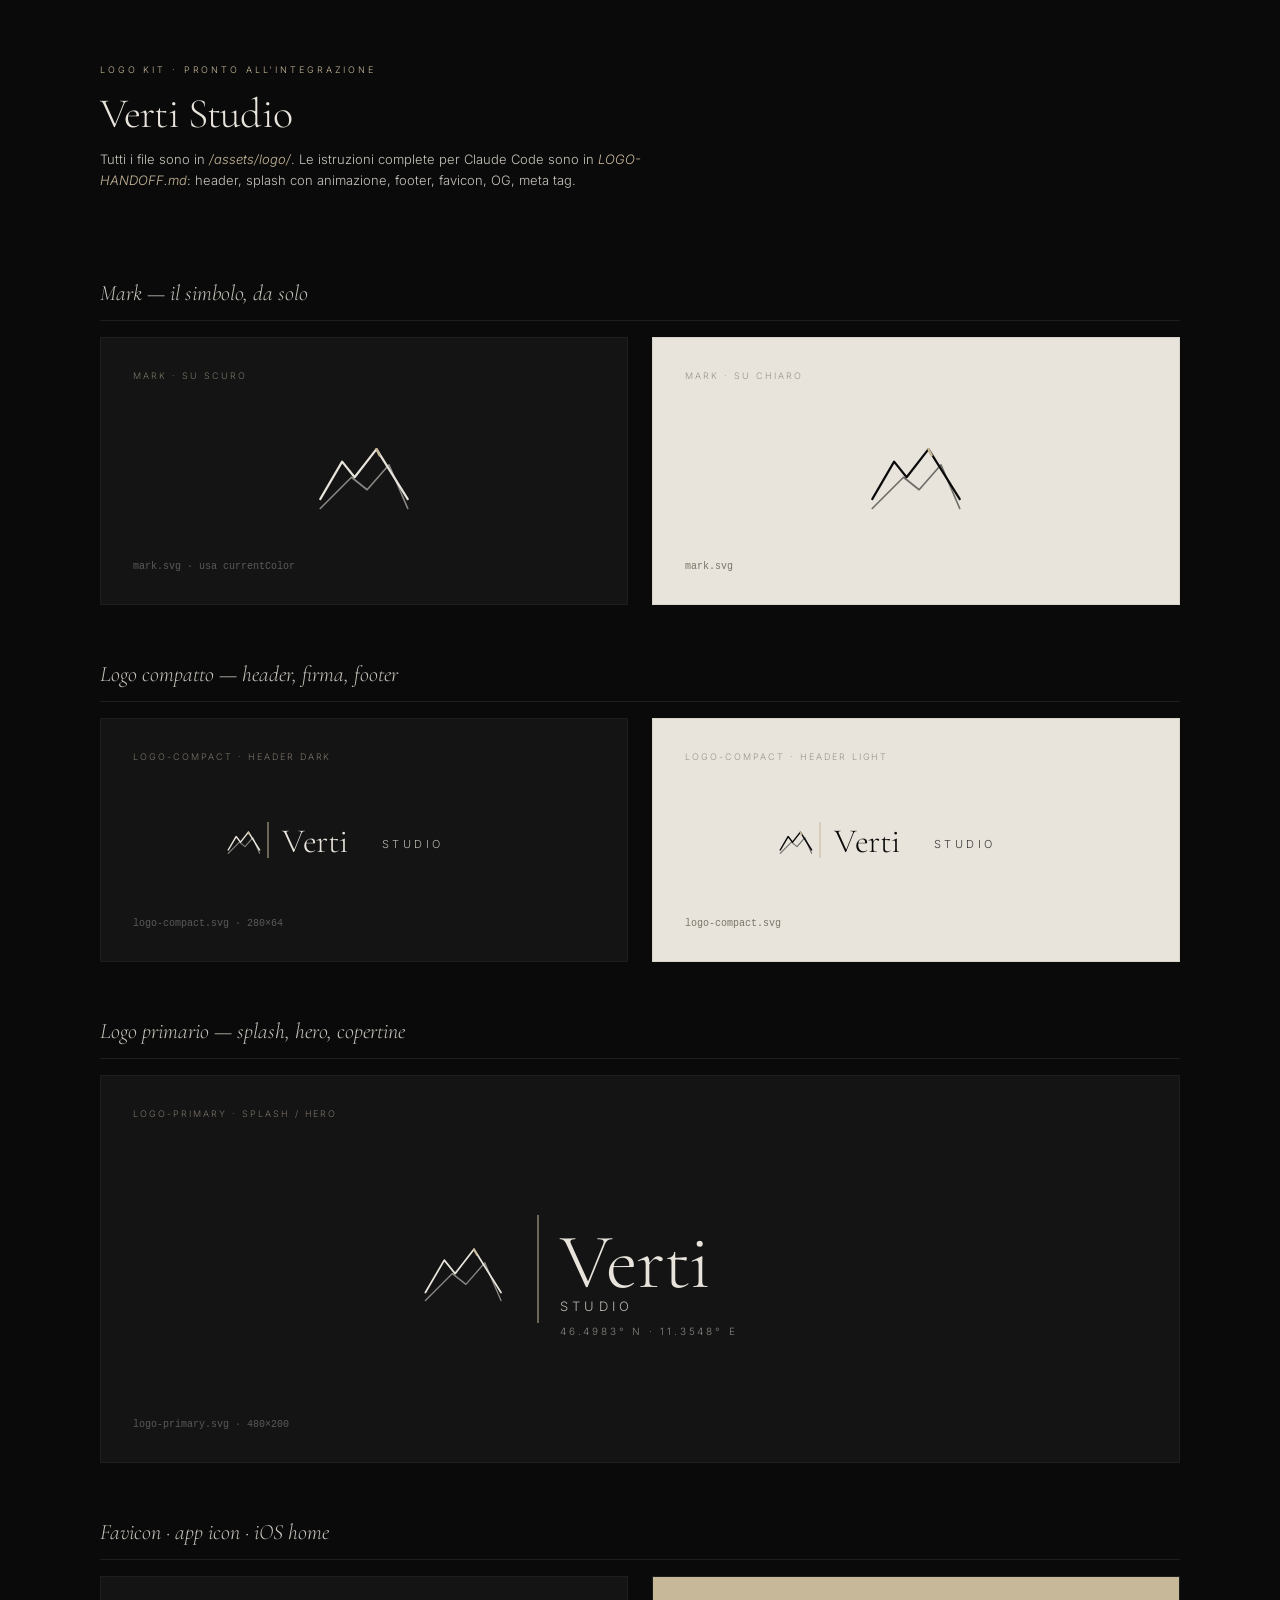
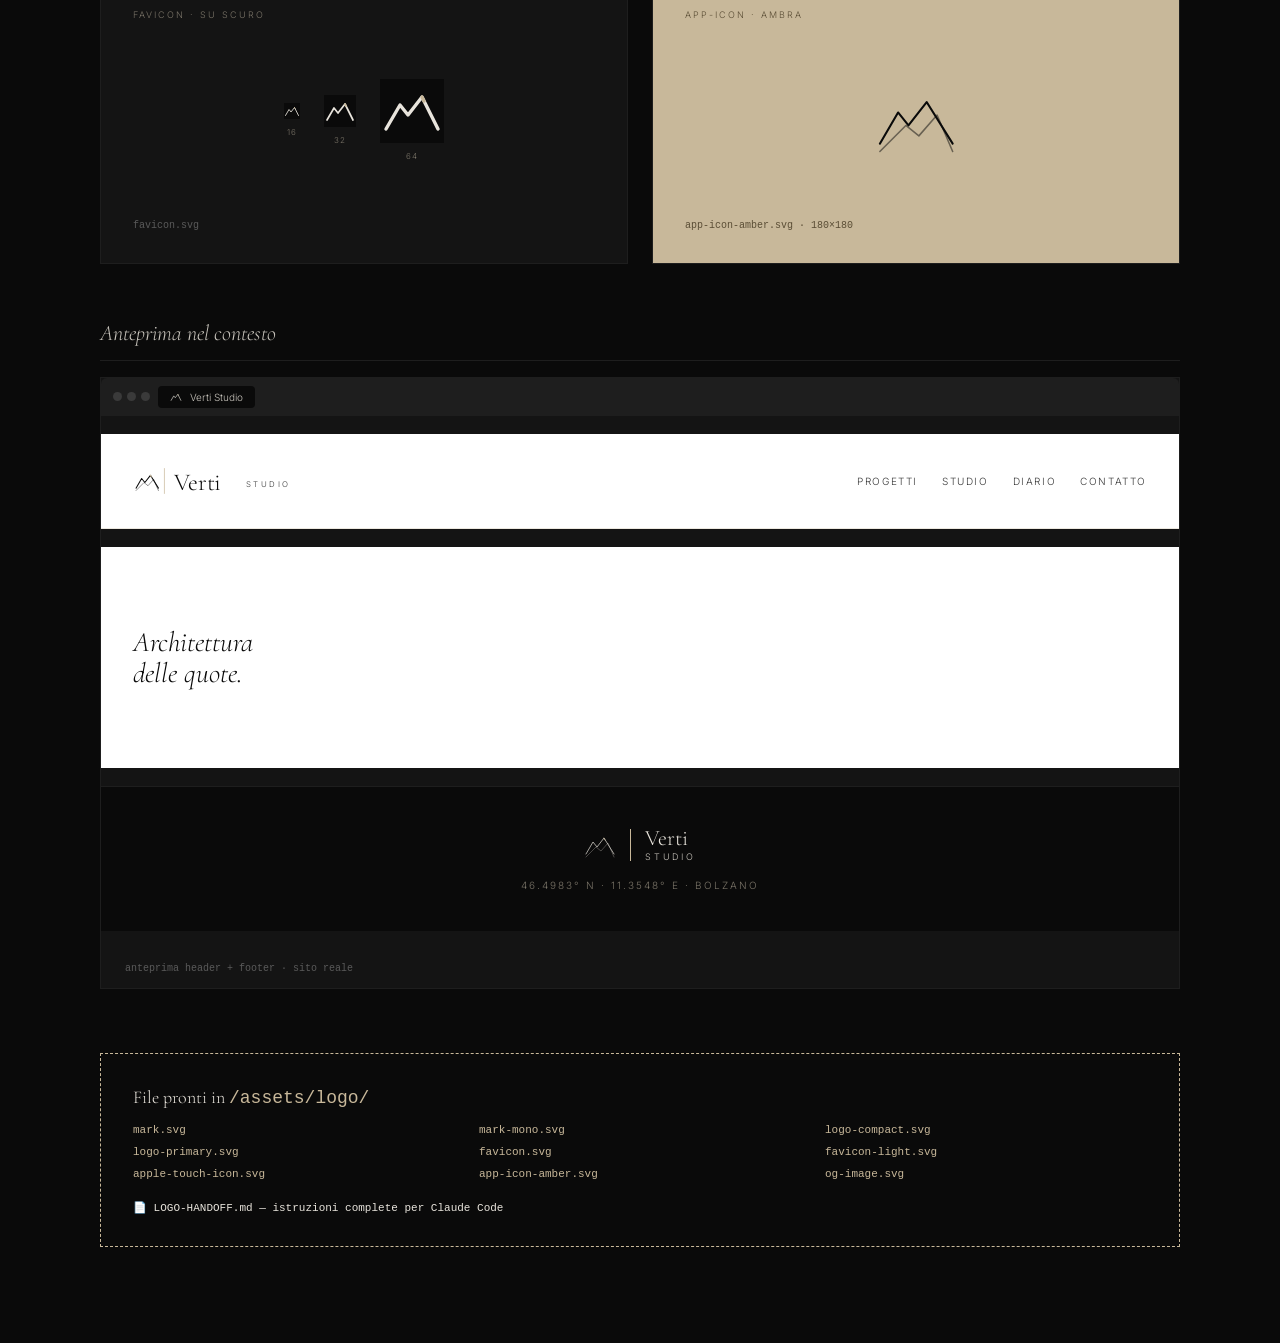
<file: assets/logo/Logo Kit.html>
<!doctype html>
<html lang="it">
<head>
<meta charset="utf-8" />
<title>Verti Studio — Logo Kit Preview</title>
<link rel="preconnect" href="https://fonts.googleapis.com">
<link rel="preconnect" href="https://fonts.gstatic.com" crossorigin>
<link href="https://fonts.googleapis.com/css2?family=Cormorant+Garamond:wght@300;400&family=Inter:wght@200;300;400;500&display=swap" rel="stylesheet">
<style>
  :root {
    --abisso:#0a0a0a; --neve:#e8e4dc; --ambra:#c8b89a; --pietra:#3a3a3a; --ghiaccio:#c8c4bc;
    --serif:'Cormorant Garamond', Georgia, serif;
    --sans:'Inter', system-ui, sans-serif;
  }
  * { box-sizing:border-box; margin:0; padding:0; }
  body { background:var(--abisso); color:var(--neve); font-family:var(--sans); font-weight:300; padding:64px 48px 96px; }
  header.kit-head { max-width:1080px; margin: 0 auto 56px; }
  .kicker { font-size:9px; letter-spacing:.32em; text-transform:uppercase; color:var(--ambra); margin-bottom:18px; }
  h1 { font-family:var(--serif); font-weight:300; font-size:42px; letter-spacing:-.02em; line-height:1; margin-bottom:14px; }
  .lead { font-size:13px; line-height:1.65; color:var(--ghiaccio); max-width:600px; }
  .lead em { font-style:italic; color:var(--ambra); }

  .grid { max-width:1080px; margin:0 auto; display:grid; grid-template-columns: repeat(2, 1fr); gap:24px; }
  .grid.three { grid-template-columns: repeat(3, 1fr); }
  .grid.full { grid-template-columns: 1fr; }

  .card { background:#141414; border:1px solid #1e1e1e; padding:32px; display:flex; flex-direction:column; gap:18px; min-height: 220px; position:relative; }
  .card.light { background:var(--neve); color:var(--abisso); border-color:#d8d4cc; }
  .card.amber { background:var(--ambra); color:var(--abisso); }
  .card .label { font-size:9px; letter-spacing:.22em; text-transform:uppercase; color:#7a7468; }
  .card.light .label { color:#9a9489; }
  .card .filename { font-family: ui-monospace, monospace; font-size:10px; color:#5a5a5a; margin-top:auto; }
  .card.light .filename { color:#7a7468; }
  .card .stage { flex:1; display:flex; align-items:center; justify-content:center; padding:22px 0; min-height: 120px; }

  .section-title { grid-column: 1 / -1; font-family:var(--serif); font-style:italic; font-weight:300; font-size:22px; color:var(--ghiaccio); margin-top:32px; margin-bottom:-8px; padding-bottom:14px; border-bottom:1px solid #1e1e1e; }

  /* favicon test row */
  .favtest { display:flex; align-items:center; gap:24px; }
  .favtest .pip { display:flex; flex-direction:column; align-items:center; gap:8px; }
  .favtest .pip span { font-size:8px; letter-spacing:.18em; text-transform:uppercase; color:#7a7468; }

  .browser-bar { background:#1e1e1e; border-radius:6px 6px 0 0; padding:8px 12px; display:flex; align-items:center; gap:8px; }
  .browser-bar .dots { display:flex; gap:5px; }
  .browser-bar .dot { width:9px; height:9px; border-radius:50%; background:#3a3a3a; }
  .browser-bar .tab { background:#0a0a0a; padding:5px 12px; border-radius:4px; display:flex; align-items:center; gap:8px; font-size:10px; color:var(--ghiaccio); }

  .footer-demo { background:var(--abisso); padding:40px 24px; text-align:center; border-top:1px solid #1e1e1e; }
  .footer-demo .mark-row { display:inline-flex; align-items:center; gap:14px; color:var(--neve); }
  .footer-demo .pillar { width:1px; height:32px; background:var(--ambra); }
  .footer-demo .name { display:flex; flex-direction:column; align-items:flex-start; gap:2px; }
  .footer-demo .name-serif { font-family:var(--serif); font-size:22px; line-height:1; }
  .footer-demo .name-caps { font-size:9px; letter-spacing:.32em; text-transform:uppercase; color:var(--ghiaccio); }
  .footer-demo .coord { margin-top:14px; font-size:10px; letter-spacing:.2em; text-transform:uppercase; color:#7a7468; }

  /* download */
  .download { max-width:1080px; margin:64px auto 0; padding:32px; border:1px dashed var(--ambra); display:flex; flex-direction:column; gap:14px; }
  .download h3 { font-family:var(--serif); font-weight:300; font-size:18px; color:var(--neve); }
  .download ul { list-style:none; display:grid; grid-template-columns: repeat(3, 1fr); gap:8px 24px; }
  .download li { font-size:11px; }
  .download a { color:var(--ambra); text-decoration:none; font-family: ui-monospace, monospace; }
  .download a:hover { text-decoration:underline; }

  @media (max-width: 720px) {
    .grid, .grid.three { grid-template-columns: 1fr; }
    .download ul { grid-template-columns: 1fr; }
  }
</style>
</head>
<body>

<header class="kit-head">
  <div class="kicker">Logo Kit · pronto all'integrazione</div>
  <h1>Verti Studio</h1>
  <p class="lead">Tutti i file sono in <em>/assets/logo/</em>. Le istruzioni complete per Claude Code sono in <em>LOGO-HANDOFF.md</em>: header, splash con animazione, footer, favicon, OG, meta tag.</p>
</header>

<main class="grid">

  <div class="section-title">Mark — il simbolo, da solo</div>

  <div class="card">
    <div class="label">mark · su scuro</div>
    <div class="stage">
      <svg viewBox="0 0 64 64" width="100" height="100" style="color: var(--neve)">
        <path d="M4 50 L18 26 L26 36 L40 18 L60 50" fill="none" stroke="currentColor" stroke-width="1.4" stroke-linejoin="round" stroke-linecap="round"/>
        <path d="M4 56 L24 36 L34 44 L48 28 L60 56" fill="none" stroke="currentColor" stroke-width="1.05" stroke-linejoin="round" stroke-linecap="round" opacity="0.55"/>
        <path d="M40 18 L42 22" stroke="#c8b89a" stroke-width="1.5" stroke-linecap="round"/>
      </svg>
    </div>
    <div class="filename">mark.svg · usa currentColor</div>
  </div>

  <div class="card light">
    <div class="label">mark · su chiaro</div>
    <div class="stage">
      <svg viewBox="0 0 64 64" width="100" height="100" style="color: var(--abisso)">
        <path d="M4 50 L18 26 L26 36 L40 18 L60 50" fill="none" stroke="currentColor" stroke-width="1.4" stroke-linejoin="round" stroke-linecap="round"/>
        <path d="M4 56 L24 36 L34 44 L48 28 L60 56" fill="none" stroke="currentColor" stroke-width="1.05" stroke-linejoin="round" stroke-linecap="round" opacity="0.55"/>
        <path d="M40 18 L42 22" stroke="#c8b89a" stroke-width="1.5" stroke-linecap="round"/>
      </svg>
    </div>
    <div class="filename">mark.svg</div>
  </div>

  <div class="section-title">Logo compatto — header, firma, footer</div>

  <div class="card">
    <div class="label">logo-compact · header dark</div>
    <div class="stage">
      <svg viewBox="0 0 280 64" width="280" height="64" style="color: var(--neve)">
        <g transform="translate(2 14) scale(0.56)">
          <path d="M4 50 L18 26 L26 36 L40 18 L60 50" fill="none" stroke="currentColor" stroke-width="2.6" stroke-linejoin="round" stroke-linecap="round"/>
          <path d="M4 56 L24 36 L34 44 L48 28 L60 56" fill="none" stroke="currentColor" stroke-width="2" stroke-linejoin="round" stroke-linecap="round" opacity="0.55"/>
          <path d="M40 18 L42 22" stroke="#c8b89a" stroke-width="2.8" stroke-linecap="round"/>
        </g>
        <line x1="44" y1="14" x2="44" y2="50" stroke="#c8b89a" stroke-width="1"/>
        <text x="58" y="44" font-family="Cormorant Garamond, Georgia, serif" font-weight="300" font-size="34" fill="currentColor" letter-spacing="-0.4">Verti</text>
        <text x="158" y="40" font-family="Inter, sans-serif" font-weight="300" font-size="11" fill="currentColor" letter-spacing="3.4" opacity="0.78">STUDIO</text>
      </svg>
    </div>
    <div class="filename">logo-compact.svg · 280×64</div>
  </div>

  <div class="card light">
    <div class="label">logo-compact · header light</div>
    <div class="stage">
      <svg viewBox="0 0 280 64" width="280" height="64" style="color: var(--abisso)">
        <g transform="translate(2 14) scale(0.56)">
          <path d="M4 50 L18 26 L26 36 L40 18 L60 50" fill="none" stroke="currentColor" stroke-width="2.6" stroke-linejoin="round" stroke-linecap="round"/>
          <path d="M4 56 L24 36 L34 44 L48 28 L60 56" fill="none" stroke="currentColor" stroke-width="2" stroke-linejoin="round" stroke-linecap="round" opacity="0.55"/>
          <path d="M40 18 L42 22" stroke="#c8b89a" stroke-width="2.8" stroke-linecap="round"/>
        </g>
        <line x1="44" y1="14" x2="44" y2="50" stroke="#c8b89a" stroke-width="1"/>
        <text x="58" y="44" font-family="Cormorant Garamond, Georgia, serif" font-weight="300" font-size="34" fill="currentColor" letter-spacing="-0.4">Verti</text>
        <text x="158" y="40" font-family="Inter, sans-serif" font-weight="300" font-size="11" fill="currentColor" letter-spacing="3.4" opacity="0.78">STUDIO</text>
      </svg>
    </div>
    <div class="filename">logo-compact.svg</div>
  </div>

  <div class="section-title">Logo primario — splash, hero, copertine</div>

  <div class="card" style="grid-column: 1 / -1; min-height: 320px;">
    <div class="label">logo-primary · splash / hero</div>
    <div class="stage" style="padding: 32px 0">
      <svg viewBox="0 0 480 200" width="480" height="200" style="color: var(--neve)">
        <g transform="translate(20 56) scale(1.35)">
          <path d="M4 50 L18 26 L26 36 L40 18 L60 50" fill="none" stroke="currentColor" stroke-width="1.3" stroke-linejoin="round" stroke-linecap="round"/>
          <path d="M4 56 L24 36 L34 44 L48 28 L60 56" fill="none" stroke="currentColor" stroke-width="1" stroke-linejoin="round" stroke-linecap="round" opacity="0.55"/>
          <path d="M40 18 L42 22" stroke="#c8b89a" stroke-width="1.4" stroke-linecap="round"/>
        </g>
        <line x1="138" y1="46" x2="138" y2="154" stroke="#c8b89a" stroke-width="1"/>
        <text x="160" y="118" font-family="Cormorant Garamond, Georgia, serif" font-weight="300" font-size="78" fill="currentColor" letter-spacing="-1">Verti</text>
        <text x="160" y="142" font-family="Inter, sans-serif" font-weight="300" font-size="13" fill="currentColor" letter-spacing="4.2" opacity="0.78">STUDIO</text>
        <text x="160" y="166" font-family="Inter, sans-serif" font-weight="300" font-size="10" fill="currentColor" letter-spacing="2.8" opacity="0.55">46.4983° N · 11.3548° E</text>
      </svg>
    </div>
    <div class="filename">logo-primary.svg · 480×200</div>
  </div>

  <div class="section-title">Favicon · app icon · iOS home</div>

  <div class="card">
    <div class="label">favicon · su scuro</div>
    <div class="stage favtest">
      <div class="pip">
        <svg viewBox="0 0 64 64" width="16" height="16"><rect width="64" height="64" fill="#0a0a0a"/><path d="M6 50 L20 26 L28 36 L42 18 L58 50" fill="none" stroke="#e8e4dc" stroke-width="3.4" stroke-linejoin="round" stroke-linecap="round"/><path d="M42 18 L44 22" stroke="#c8b89a" stroke-width="3.4" stroke-linecap="round"/></svg>
        <span>16</span>
      </div>
      <div class="pip">
        <svg viewBox="0 0 64 64" width="32" height="32"><rect width="64" height="64" fill="#0a0a0a"/><path d="M6 50 L20 26 L28 36 L42 18 L58 50" fill="none" stroke="#e8e4dc" stroke-width="3.4" stroke-linejoin="round" stroke-linecap="round"/><path d="M42 18 L44 22" stroke="#c8b89a" stroke-width="3.4" stroke-linecap="round"/></svg>
        <span>32</span>
      </div>
      <div class="pip">
        <svg viewBox="0 0 64 64" width="64" height="64"><rect width="64" height="64" fill="#0a0a0a"/><path d="M6 50 L20 26 L28 36 L42 18 L58 50" fill="none" stroke="#e8e4dc" stroke-width="3.4" stroke-linejoin="round" stroke-linecap="round"/><path d="M42 18 L44 22" stroke="#c8b89a" stroke-width="3.4" stroke-linecap="round"/></svg>
        <span>64</span>
      </div>
    </div>
    <div class="filename">favicon.svg</div>
  </div>

  <div class="card amber">
    <div class="label" style="color:#5a4d35">app-icon · ambra</div>
    <div class="stage">
      <svg viewBox="0 0 180 180" width="120" height="120">
        <rect width="180" height="180" fill="#c8b89a"/>
        <g transform="translate(28 28) scale(1.95)">
          <path d="M4 50 L18 26 L26 36 L40 18 L60 50" fill="none" stroke="#0a0a0a" stroke-width="1.6" stroke-linejoin="round" stroke-linecap="round"/>
          <path d="M4 56 L24 36 L34 44 L48 28 L60 56" fill="none" stroke="#0a0a0a" stroke-width="1.2" stroke-linejoin="round" stroke-linecap="round" opacity="0.5"/>
        </g>
      </svg>
    </div>
    <div class="filename" style="color:#5a4d35">app-icon-amber.svg · 180×180</div>
  </div>

  <div class="section-title">Anteprima nel contesto</div>

  <div class="card" style="grid-column: 1 / -1; padding: 0; overflow:hidden;">
    <div class="browser-bar">
      <div class="dots"><div class="dot"></div><div class="dot"></div><div class="dot"></div></div>
      <div class="tab">
        <svg viewBox="0 0 64 64" width="12" height="12"><rect width="64" height="64" fill="#0a0a0a"/><path d="M6 50 L20 26 L28 36 L42 18 L58 50" fill="none" stroke="#e8e4dc" stroke-width="3.4" stroke-linejoin="round" stroke-linecap="round"/><path d="M42 18 L44 22" stroke="#c8b89a" stroke-width="3.4" stroke-linecap="round"/></svg>
        Verti Studio
      </div>
    </div>
    <div style="background:#fff; padding: 24px 32px; display:flex; align-items:center; justify-content:space-between; border-bottom: 1px solid #ece8df;">
      <svg viewBox="0 0 280 64" width="200" height="46" style="color: var(--abisso)">
        <g transform="translate(2 14) scale(0.56)">
          <path d="M4 50 L18 26 L26 36 L40 18 L60 50" fill="none" stroke="currentColor" stroke-width="2.6" stroke-linejoin="round" stroke-linecap="round"/>
          <path d="M4 56 L24 36 L34 44 L48 28 L60 56" fill="none" stroke="currentColor" stroke-width="2" stroke-linejoin="round" stroke-linecap="round" opacity="0.55"/>
          <path d="M40 18 L42 22" stroke="#c8b89a" stroke-width="2.8" stroke-linecap="round"/>
        </g>
        <line x1="44" y1="14" x2="44" y2="50" stroke="#c8b89a" stroke-width="1"/>
        <text x="58" y="44" font-family="Cormorant Garamond, Georgia, serif" font-weight="300" font-size="34" fill="currentColor" letter-spacing="-0.4">Verti</text>
        <text x="158" y="40" font-family="Inter, sans-serif" font-weight="300" font-size="11" fill="currentColor" letter-spacing="3.4" opacity="0.78">STUDIO</text>
      </svg>
      <div style="display:flex; gap:24px; font-size:10px; letter-spacing:.16em; text-transform:uppercase; color: var(--pietra); font-weight: 300;">
        <div>Progetti</div><div>Studio</div><div>Diario</div><div>Contatto</div>
      </div>
    </div>
    <div style="background:#fff; padding: 80px 32px; min-height: 200px; color: var(--abisso);">
      <div style="font-family: var(--serif); font-style: italic; font-size: 28px; line-height: 1.1; max-width: 480px; font-weight: 300;">Architettura<br/>delle quote.</div>
    </div>
    <div class="footer-demo">
      <div class="mark-row">
        <svg viewBox="0 0 64 64" width="32" height="32" style="color: var(--neve)">
          <path d="M4 50 L18 26 L26 36 L40 18 L60 50" fill="none" stroke="currentColor" stroke-width="1.4" stroke-linejoin="round" stroke-linecap="round"/>
          <path d="M4 56 L24 36 L34 44 L48 28 L60 56" fill="none" stroke="currentColor" stroke-width="1.05" stroke-linejoin="round" stroke-linecap="round" opacity="0.55"/>
          <path d="M40 18 L42 22" stroke="#c8b89a" stroke-width="1.5" stroke-linecap="round"/>
        </svg>
        <span class="pillar"></span>
        <span class="name">
          <span class="name-serif">Verti</span>
          <span class="name-caps">Studio</span>
        </span>
      </div>
      <div class="coord">46.4983° N · 11.3548° E · Bolzano</div>
    </div>
    <div class="filename" style="padding: 14px 24px; background: #141414;">anteprima header + footer · sito reale</div>
  </div>

</main>

<section class="download">
  <h3>File pronti in <code style="color:#c8b89a">/assets/logo/</code></h3>
  <ul>
    <li><a href="assets/logo/mark.svg" target="_blank">mark.svg</a></li>
    <li><a href="assets/logo/mark-mono.svg" target="_blank">mark-mono.svg</a></li>
    <li><a href="assets/logo/logo-compact.svg" target="_blank">logo-compact.svg</a></li>
    <li><a href="assets/logo/logo-primary.svg" target="_blank">logo-primary.svg</a></li>
    <li><a href="assets/logo/favicon.svg" target="_blank">favicon.svg</a></li>
    <li><a href="assets/logo/favicon-light.svg" target="_blank">favicon-light.svg</a></li>
    <li><a href="assets/logo/apple-touch-icon.svg" target="_blank">apple-touch-icon.svg</a></li>
    <li><a href="assets/logo/app-icon-amber.svg" target="_blank">app-icon-amber.svg</a></li>
    <li><a href="assets/logo/og-image.svg" target="_blank">og-image.svg</a></li>
    <li style="grid-column: 1 / -1; margin-top: 12px;"><a href="assets/logo/LOGO-HANDOFF.md" target="_blank" style="color:#e8e4dc">📄 LOGO-HANDOFF.md — istruzioni complete per Claude Code</a></li>
  </ul>
</section>

</body>
</html>
</file>
